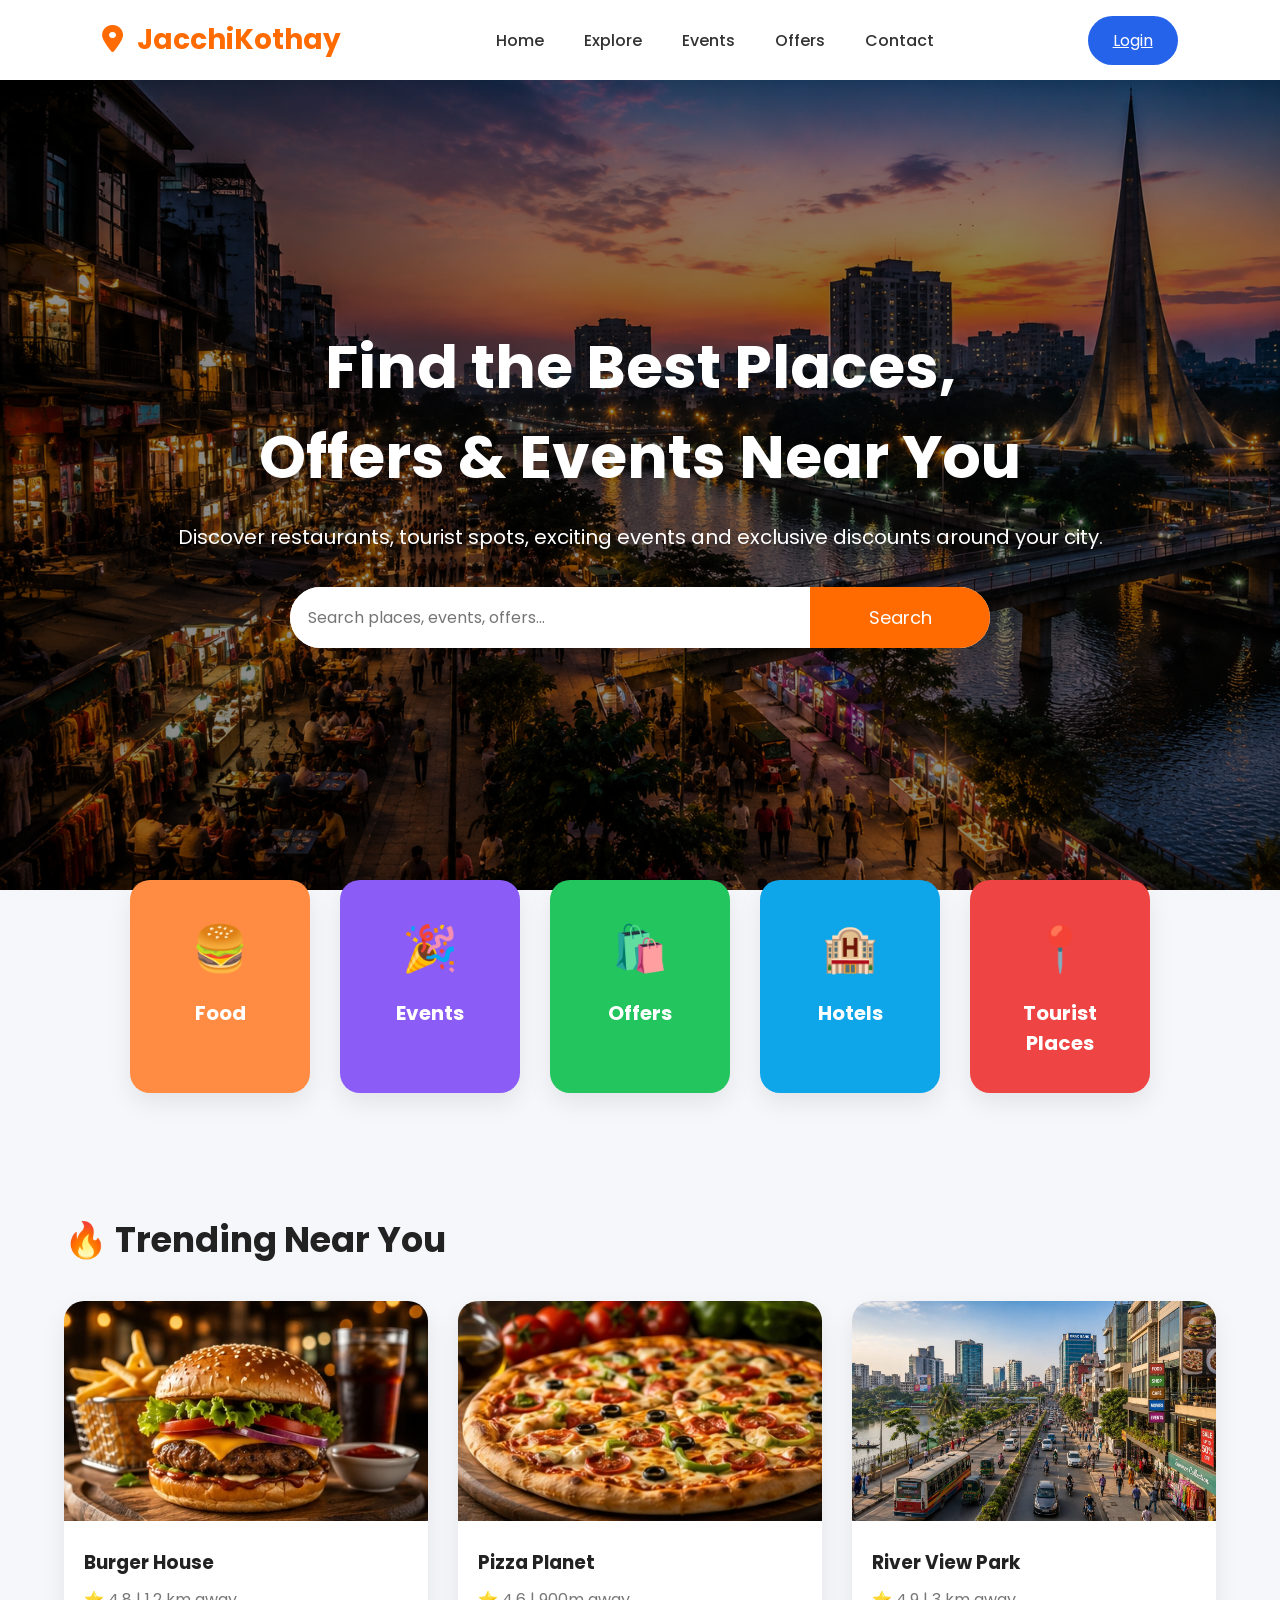
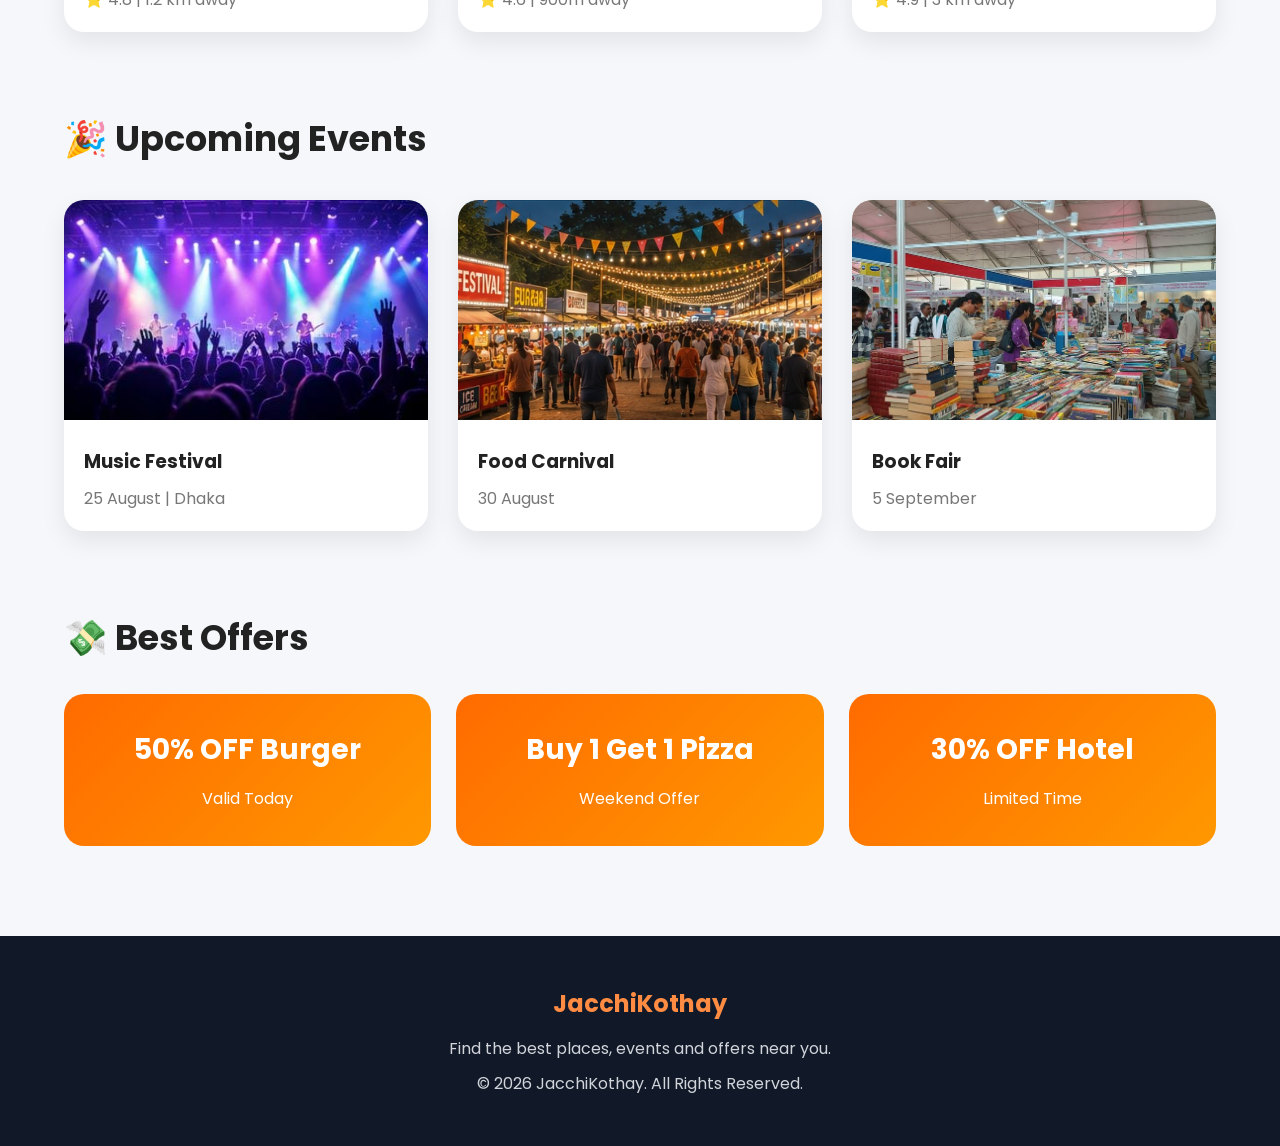
<file: index.html>
<!DOCTYPE html>
<html lang="en">
<head>
    <meta charset="UTF-8">
    <meta name="viewport" content="width=device-width, initial-scale=1.0">
    <title>JacchiKothay - Find Places, Events & Offers</title>

    <link rel="stylesheet" href="style.css">
    <style>
        html { scroll-behavior: smooth; }
        section, footer { scroll-margin-top: 90px; }
    </style>

    <link href="https://fonts.googleapis.com/css2?family=Poppins:wght@300;400;500;600;700&display=swap" rel="stylesheet">

    <link rel="stylesheet"
    href="https://cdnjs.cloudflare.com/ajax/libs/font-awesome/6.6.0/css/all.min.css">
</head>

<body>


<header>

<div class="logo">
<i class="fa-solid fa-location-dot"></i>
<span>JacchiKothay</span>
</div>

<nav>

<a href="#home">Home</a>
<a href="#explore">Explore</a>
<a href="#events">Events</a>
<a href="#offers">Offers</a>
<a href="#contact">Contact</a>

</nav>

<a href="login.html" class="login-btn">Login</a>
</header>

<section class="hero" id="home">

<div class="overlay">

<h1>
Find the Best Places,<br>
Offers & Events Near You
</h1>

<p>
Discover restaurants, tourist spots, exciting events and exclusive discounts around your city.
</p>

<div class="search-box">

<input
type="text"
placeholder="Search places, events, offers...">

<button>
Search
</button>

</div>

</div>

</section>


<section class="categories" id="explore">

<div class="card">
🍔
<h3>Food</h3>
</div>

<div class="card">
🎉
<h3>Events</h3>
</div>

<div class="card">
🛍️
<h3>Offers</h3>
</div>

<div class="card">
🏨
<h3>Hotels</h3>
</div>

<div class="card">
📍
<h3>Tourist Places</h3>
</div>

</section>


<section class="section" id="trending">

<h2>🔥 Trending Near You</h2>

<div class="grid">

<div class="place">

<img src="Assets/23cb7619-9354-4d7f-b1f1-5e3568e7f39f (1).jpeg">

<div class="content">

<h3>Burger House</h3>

<p>⭐ 4.8 | 1.2 km away</p>

</div>

</div>


<div class="place">

<img src="Assets/b347580f-4454-48ef-a4d4-b5d7acf689bc.jpeg">

<div class="content">

<h3>Pizza Planet</h3>

<p>⭐ 4.6 | 900m away</p>

</div>

</div>


<div class="place">

<img src="Assets/WhatsApp Image 2026-08-04 at 1.06.32 PM (1).jpeg">

<div class="content">

<h3>River View Park</h3>

<p>⭐ 4.9 | 3 km away</p>

</div>

</div>

</div>

</section>


<section class="section" id="events">

<h2>🎉 Upcoming Events</h2>

<div class="grid">

<div class="place">

<img src="Assets/78ff20c8-96b0-4146-8d25-f072c5345c01.jpeg">

<div class="content">

<h3>Music Festival</h3>

<p>25 August | Dhaka</p>

</div>

</div>


<div class="place">

<img src="Assets/bf587689-d38e-402b-8215-b564886b0da5 (1).jpeg">

<div class="content">

<h3>Food Carnival</h3>

<p>30 August</p>

</div>

</div>


<div class="place">

<img src="Assets/WhatsApp Image 2026-08-04 at 1.06.32 PM.jpeg">

<div class="content">

<h3>Book Fair</h3>

<p>5 September</p>

</div>

</div>

</div>

</section>


<section class="offers" id="offers">

<h2>💸 Best Offers</h2>

<div class="offer-box">

<div class="offer">

<h3>50% OFF Burger</h3>

<p>Valid Today</p>

</div>

<div class="offer">

<h3>Buy 1 Get 1 Pizza</h3>

<p>Weekend Offer</p>

</div>

<div class="offer">

<h3>30% OFF Hotel</h3>

<p>Limited Time</p>

</div>

</div>

</section>


<footer id="contact">

<h2>JacchiKothay</h2>

<p>
Find the best places, events and offers near you.
</p>

<p>
© 2026 JacchiKothay. All Rights Reserved.
</p>

</footer>

<script src="script.js"></script>

</body>
</html>
</file>
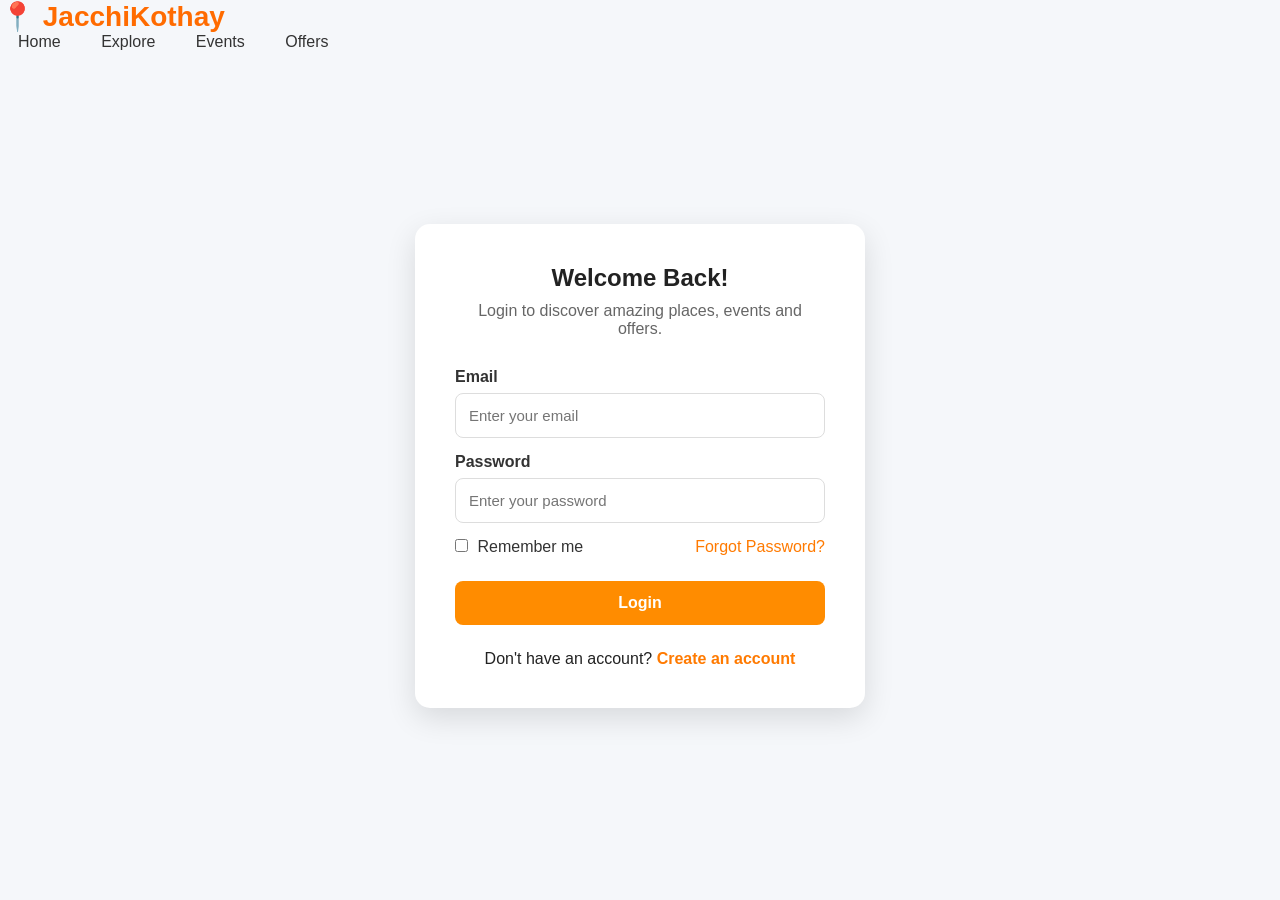
<file: login.html>
<!DOCTYPE html>
<html lang="en">
<head>
    <meta charset="UTF-8">
    <meta name="viewport" content="width=device-width, initial-scale=1.0">

    <title>Login - JacchiKothay</title>

    <link rel="stylesheet" href="style.css">
</head>

<body class="auth-page">

    <nav class="navbar">
        <div class="logo">
            📍 JacchiKothay
        </div>

        <div class="nav-links">
            <a href="index.html">Home</a>
            <a href="index.html#explore">Explore</a>
            <a href="index.html#events">Events</a>
            <a href="index.html#offers">Offers</a>
        </div>
    </nav>


    <section class="auth-container">

        <div class="auth-box">

            <h1>Welcome Back!</h1>

            <p>
                Login to discover amazing places, events and offers.
            </p>

            <form id="loginForm">

                <label for="loginEmail">Email</label>

                <input
                    type="email"
                    id="loginEmail"
                    placeholder="Enter your email"
                    required
                >


                <label for="loginPassword">Password</label>

                <input
                    type="password"
                    id="loginPassword"
                    placeholder="Enter your password"
                    required
                >


                <div class="remember-row">

                    <label>
                        <input type="checkbox" id="rememberMe">
                        Remember me
                    </label>

                    <a href="#" onclick="forgotPassword()">
                        Forgot Password?
                    </a>

                </div>


                <button type="submit" class="auth-button">
                    Login
                </button>

                <p id="loginMessage"></p>

            </form>


            <div class="auth-switch">

                <p>
                    Don't have an account?
                    <a href="register.html">Create an account</a>
                </p>

            </div>

        </div>

    </section>


    <script src="script.js"></script>

</body>
</html>
</file>
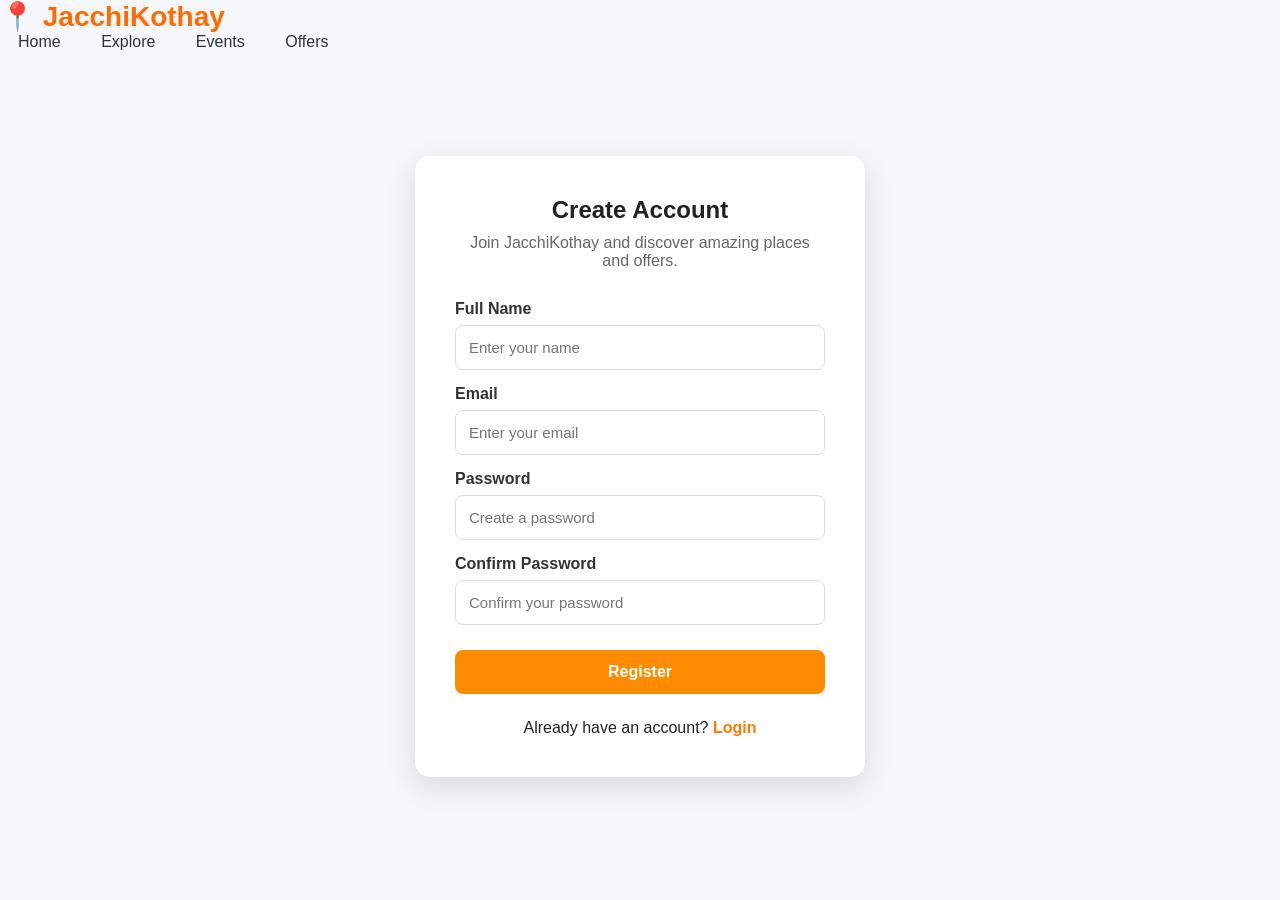
<file: register.html>
<!DOCTYPE html>
<html lang="en">
<head>
    <meta charset="UTF-8">
    <meta name="viewport" content="width=device-width, initial-scale=1.0">

    <title>Register - JacchiKothay</title>

    <link rel="stylesheet" href="style.css">
</head>

<body class="auth-page">

    <nav class="navbar">

        <div class="logo">
            📍 JacchiKothay
        </div>

        <div class="nav-links">
            <a href="index.html">Home</a>
            <a href="index.html#explore">Explore</a>
            <a href="index.html#events">Events</a>
            <a href="index.html#offers">Offers</a>
        </div>

    </nav>


    <section class="auth-container">

        <div class="auth-box">

            <h1>Create Account</h1>

            <p>
                Join JacchiKothay and discover amazing places and offers.
            </p>


            <form id="registerForm">

                <label for="registerName">
                    Full Name
                </label>

                <input
                    type="text"
                    id="registerName"
                    placeholder="Enter your name"
                    required
                >


                <label for="registerEmail">
                    Email
                </label>

                <input
                    type="email"
                    id="registerEmail"
                    placeholder="Enter your email"
                    required
                >


                <label for="registerPassword">
                    Password
                </label>

                <input
                    type="password"
                    id="registerPassword"
                    placeholder="Create a password"
                    required
                >


                <label for="confirmPassword">
                    Confirm Password
                </label>

                <input
                    type="password"
                    id="confirmPassword"
                    placeholder="Confirm your password"
                    required
                >


                <button type="submit" class="auth-button">
                    Register
                </button>

                <p id="registerMessage"></p>

            </form>


            <div class="auth-switch">

                <p>
                    Already have an account?
                    <a href="login.html">Login</a>
                </p>

            </div>

        </div>

    </section>

 <script src="script.js"></script>

</body>
</html>
</file>
<file: style.css>
*{
    margin:0;
    padding:0;
    box-sizing:border-box;
    font-family:'Poppins',sans-serif;
}

body{
    background:#f5f7fb;
    color:#222;
}

header{
    width:100%;
    height:80px;
    background:#ffffff;
    display:flex;
    justify-content:space-between;
    align-items:center;
    padding:0 8%;
    box-shadow:0 3px 15px rgba(0,0,0,.08);
    position:sticky;
    top:0;
    z-index:1000;
}

.logo{
    font-size:28px;
    font-weight:700;
    color:#ff6b00;
}

.logo i{
    margin-right:8px;
}

nav a{
    text-decoration:none;
    color:#333;
    margin:0 18px;
    font-weight:500;
    transition:.3s;
}

nav a:hover{
    color:#ff6b00;
}

.login-btn{
    border:none;
    padding:12px 25px;
    background:#2563eb;
    color:white;
    border-radius:30px;
    cursor:pointer;
    transition:.3s;
}

.login-btn:hover{
    background:#1747b8;
}



.hero{
    height:90vh;
    background:
    linear-gradient(rgba(0,0,0,.45),rgba(0,0,0,.45)),
    url("Assets/Dhaka.png");
    background-size:cover;
    background-position:center;
    display:flex;
    justify-content:center;
    align-items:center;
}

.overlay{
    text-align:center;
    color:white;
}

.overlay h1{
    font-size:60px;
    margin-bottom:20px;
    font-weight:700;
}

.overlay p{
    font-size:20px;
    margin-bottom:35px;
}

.search-box{
    display:flex;
    justify-content:center;
    background:white;
    border-radius:60px;
    overflow:hidden;
    width:700px;
    margin:auto;
}

.search-box input{
    flex:1;
    padding:18px;
    border:none;
    outline:none;
    font-size:16px;
}

.search-box button{
    width:180px;
    border:none;
    background:#ff6b00;
    color:white;
    font-size:18px;
    cursor:pointer;
    transition:.3s;
}

.search-box button:hover{
    background:#e95f00;
}


.categories{
    display:flex;
    justify-content:center;
    gap:30px;
    flex-wrap:wrap;
    margin-top:-50px;
    padding:40px;
}

.card{
    width:180px;
    background:white;
    border-radius:20px;
    text-align:center;
    padding:35px 20px;
    font-size:45px;
    box-shadow:0 10px 25px rgba(0,0,0,.08);
    transition:.35s;
    cursor:pointer;
}

.card h3{
    margin-top:15px;
    font-size:20px;
}

.card:hover{
    transform:translateY(-12px);
}



.card:nth-child(1){
    background:#ff8c42;
    color:white;
}

.card:nth-child(2){
    background:#8b5cf6;
    color:white;
}

.card:nth-child(3){
    background:#22c55e;
    color:white;
}

.card:nth-child(4){
    background:#0ea5e9;
    color:white;
}

.card:nth-child(5){
    background:#ef4444;
    color:white;
}

.section{
    width:90%;
    margin:80px auto;
}

.section h2{
    font-size:35px;
    margin-bottom:35px;
}

.grid{
    display:grid;
    grid-template-columns:repeat(auto-fit,minmax(280px,1fr));
    gap:30px;
}


.place{
    background:white;
    border-radius:20px;
    overflow:hidden;
    box-shadow:0 10px 25px rgba(0,0,0,.08);
    transition:.35s;
}

.place:hover{
    transform:translateY(-12px);
}

.place img{
    width:100%;
    height:220px;
    object-fit:cover;
}

.content{
    padding:20px;
}

.content h3{
    margin-bottom:10px;
}

.content p{
    color:#777;
}



.offers{
    width:90%;
    margin:80px auto;
}

.offers h2{
    margin-bottom:30px;
    font-size:35px;
}

.offer-box{
    display:grid;
    grid-template-columns:repeat(auto-fit,minmax(260px,1fr));
    gap:25px;
}

.offer{
    background:linear-gradient(135deg,#ff6b00,#ff9800);
    color:white;
    padding:35px;
    border-radius:20px;
    text-align:center;
    transition:.35s;
}

.offer:hover{
    transform:scale(1.05);
}

.offer h3{
    font-size:28px;
    margin-bottom:15px;
}



footer{
    margin-top:90px;
    background:#111827;
    color:white;
    text-align:center;
    padding:50px 20px;
}

footer h2{
    color:#ff8c42;
    margin-bottom:15px;
}

footer p{
    margin-top:10px;
    color:#d1d5db;
}


@media(max-width:768px){

header{
    flex-direction:column;
    height:auto;
    padding:20px;
}

nav{
    margin:20px 0;
}

.overlay h1{
    font-size:38px;
}

.overlay p{
    font-size:17px;
}

.search-box{
    width:95%;
    flex-direction:column;
    border-radius:15px;
}

.search-box button{
    width:100%;
    height:60px;
}

.categories{
    margin-top:20px;
}

.card{
    width:150px;
}

}


.auth-page {
    min-height: 100vh;
    background: #f5f7fa;
}


.auth-container {
    min-height: calc(100vh - 70px);

    display: flex;
    justify-content: center;
    align-items: center;

    padding: 40px 20px;
}


.auth-box {
    width: 100%;
    max-width: 450px;

    background: white;

    padding: 40px;

    border-radius: 15px;

    box-shadow: 0 10px 30px rgba(0, 0, 0, 0.12);
}


.auth-box h1 {
    text-align: center;

    margin-bottom: 10px;

    color: #222;
}


.auth-box > p {
    text-align: center;

    color: #666;

    margin-bottom: 30px;
}


.auth-box form label {
    display: block;

    margin-top: 15px;
    margin-bottom: 7px;

    font-weight: 600;

    color: #333;
}


.auth-box input[type="email"],
.auth-box input[type="password"],
.auth-box input[type="text"] {

    width: 100%;

    padding: 13px;

    border: 1px solid #ddd;

    border-radius: 8px;

    font-size: 15px;

    box-sizing: border-box;
}


.auth-box input:focus {

    outline: none;

    border-color: #ff8c00;

    box-shadow: 0 0 5px rgba(255, 140, 0, 0.25);
}


/* Remember me */

.remember-row {

    display: flex !important;

    justify-content: space-between;

    align-items: center;

    margin-top: 15px;
}


.remember-row label {

    margin: 0 !important;

    font-weight: normal !important;
}


.remember-row input {

    width: auto !important;

    margin-right: 5px;
}


.remember-row a {

    color: #ff7a00;

    text-decoration: none;
}


.auth-button {

    width: 100%;

    padding: 13px;

    margin-top: 25px;

    border: none;

    border-radius: 8px;

    background: #ff8c00;

    color: white;

    font-size: 16px;

    font-weight: bold;

    cursor: pointer;

    transition: 0.3s;
}


.auth-button:hover {

    background: #e67600;

    transform: translateY(-1px);
}


.auth-switch {

    text-align: center;

    margin-top: 25px;
}


.auth-switch a {

    color: #ff7a00;

    font-weight: bold;

    text-decoration: none;
}


#loginMessage,
#registerMessage {

    text-align: center;

    margin-top: 15px;

    font-weight: bold;
}
</file>
